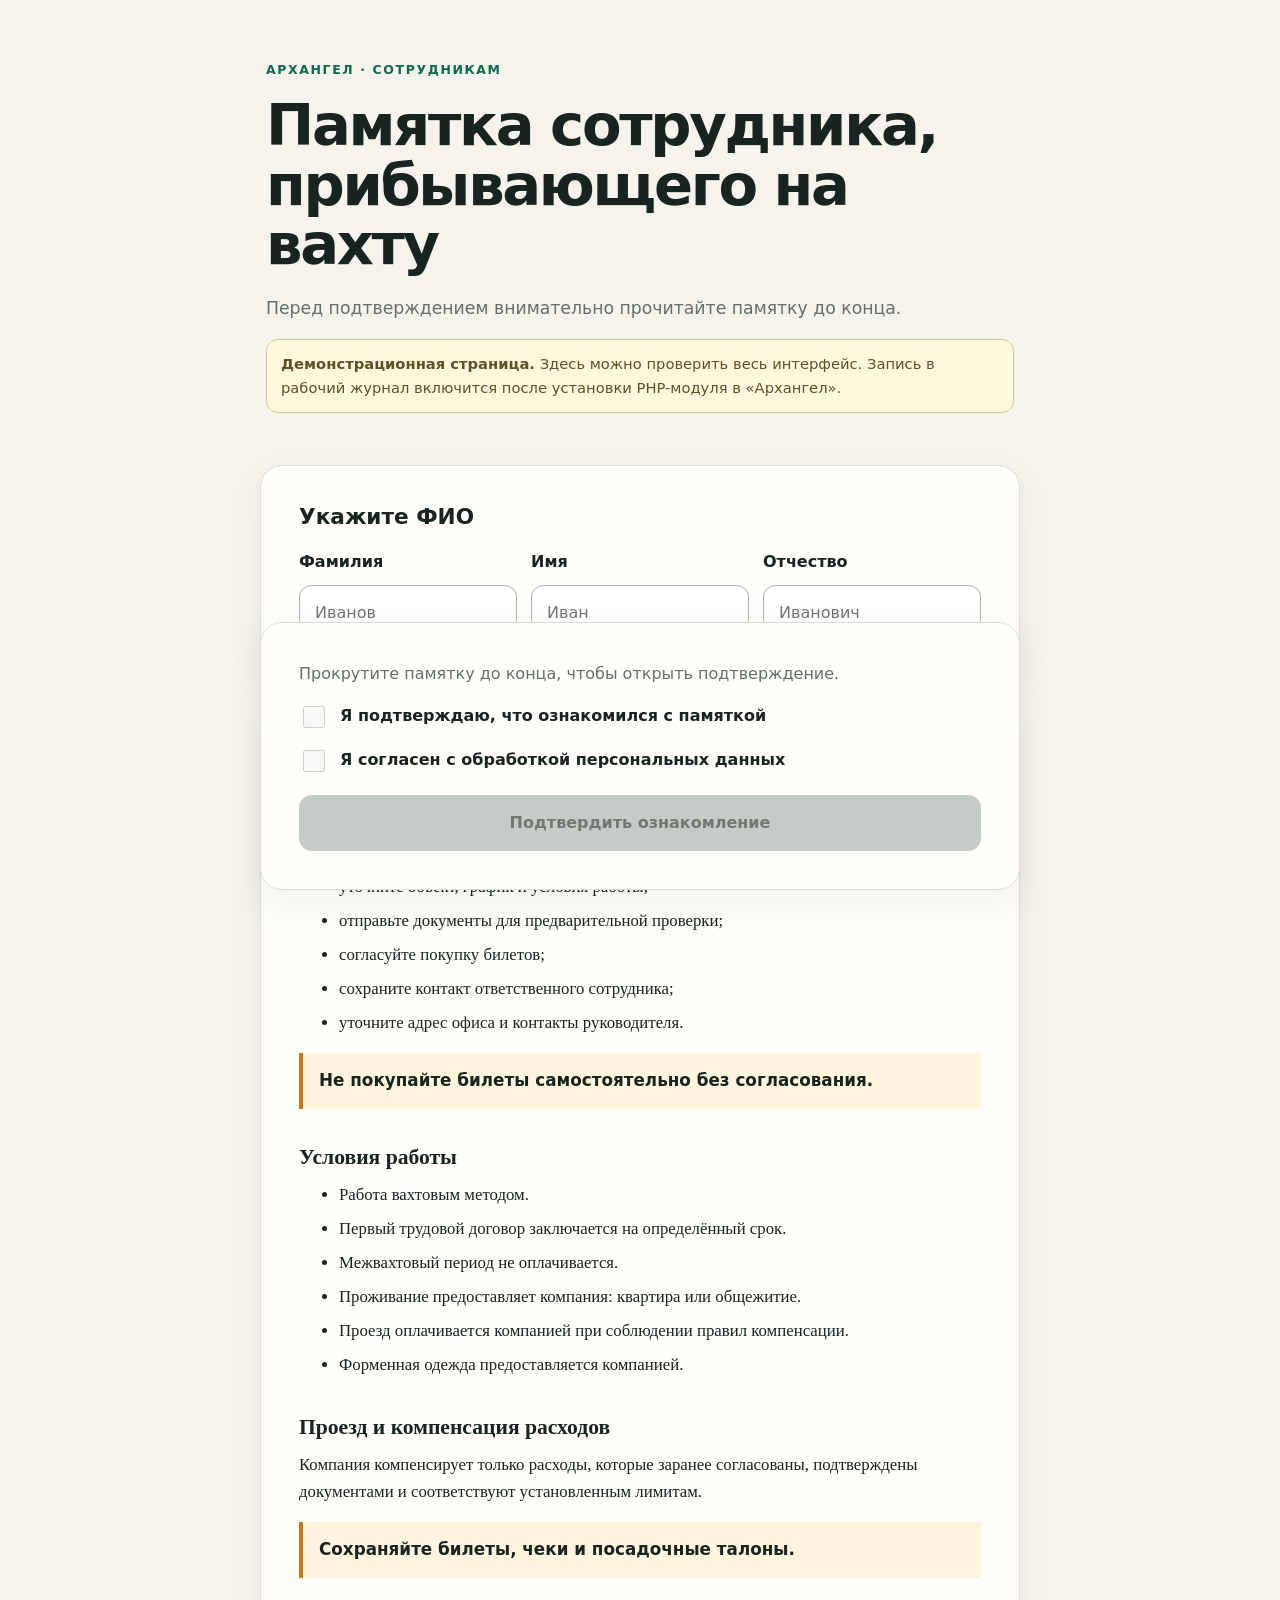
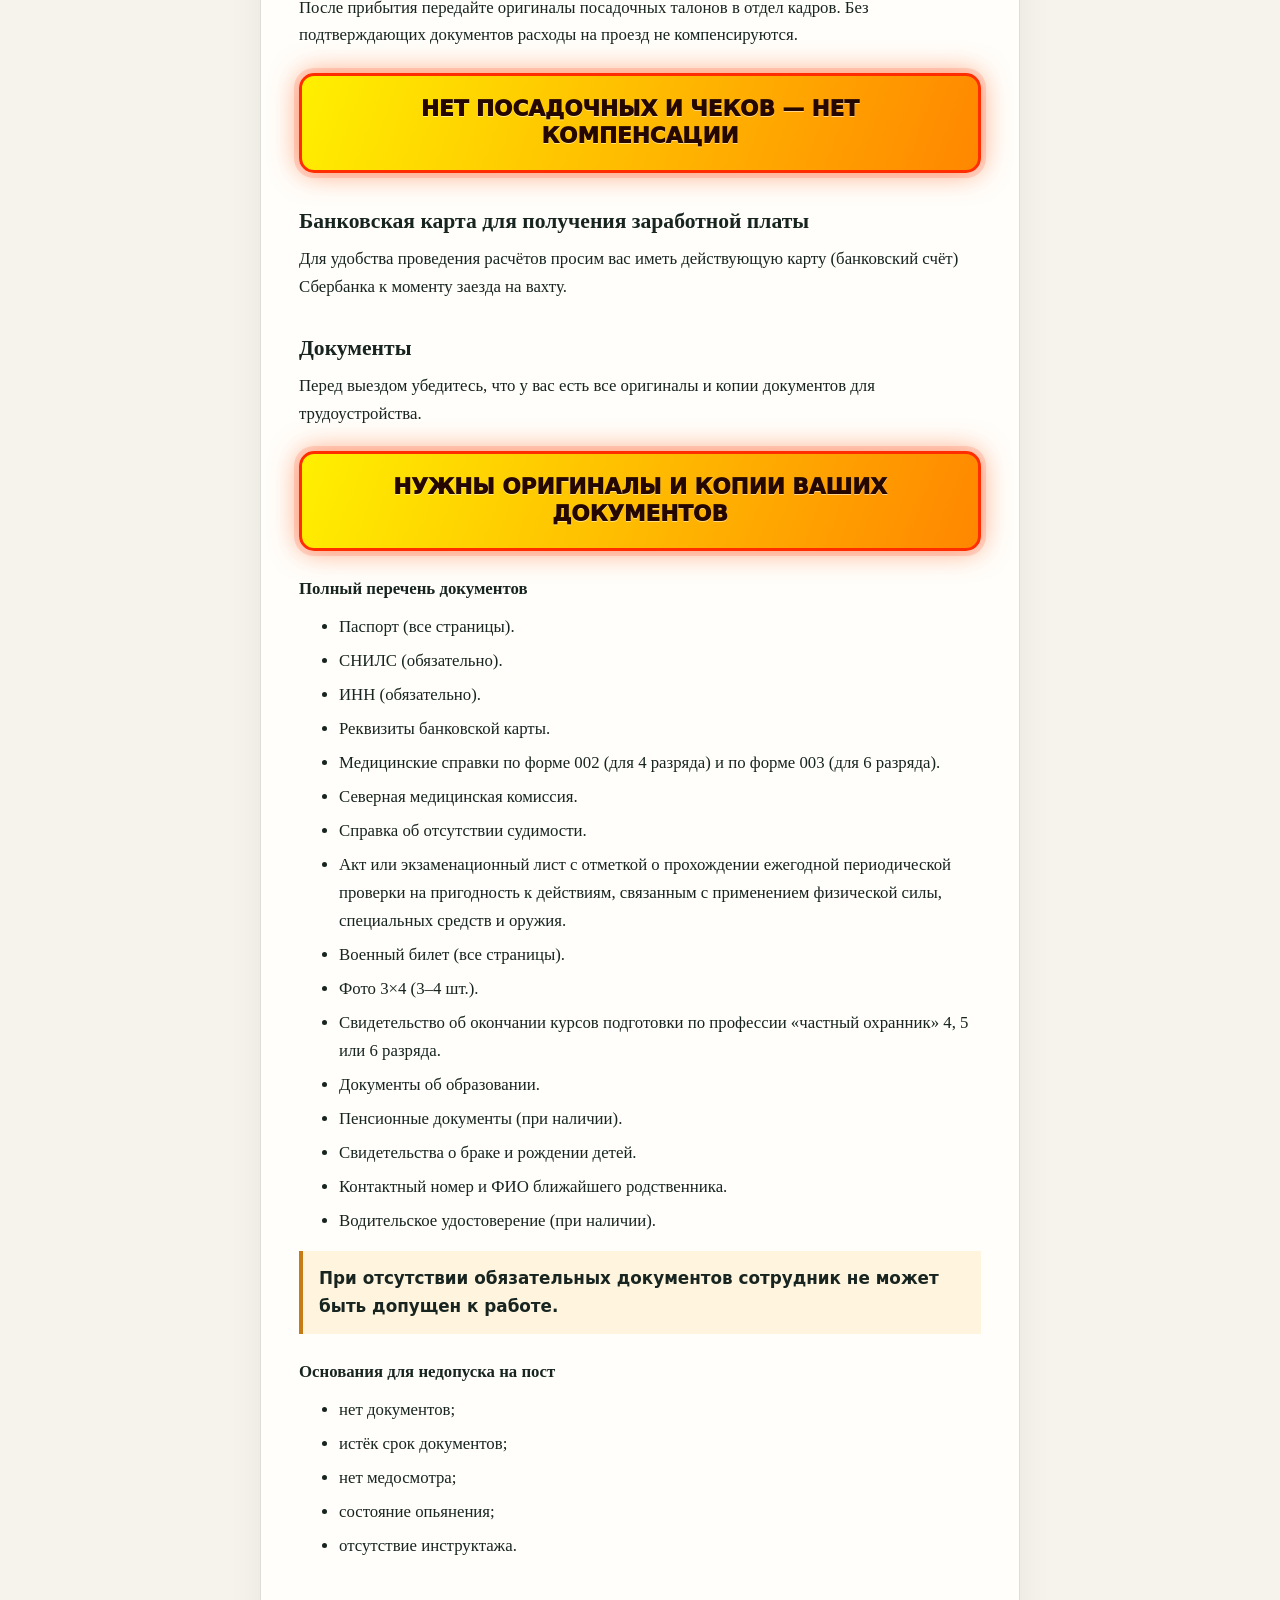
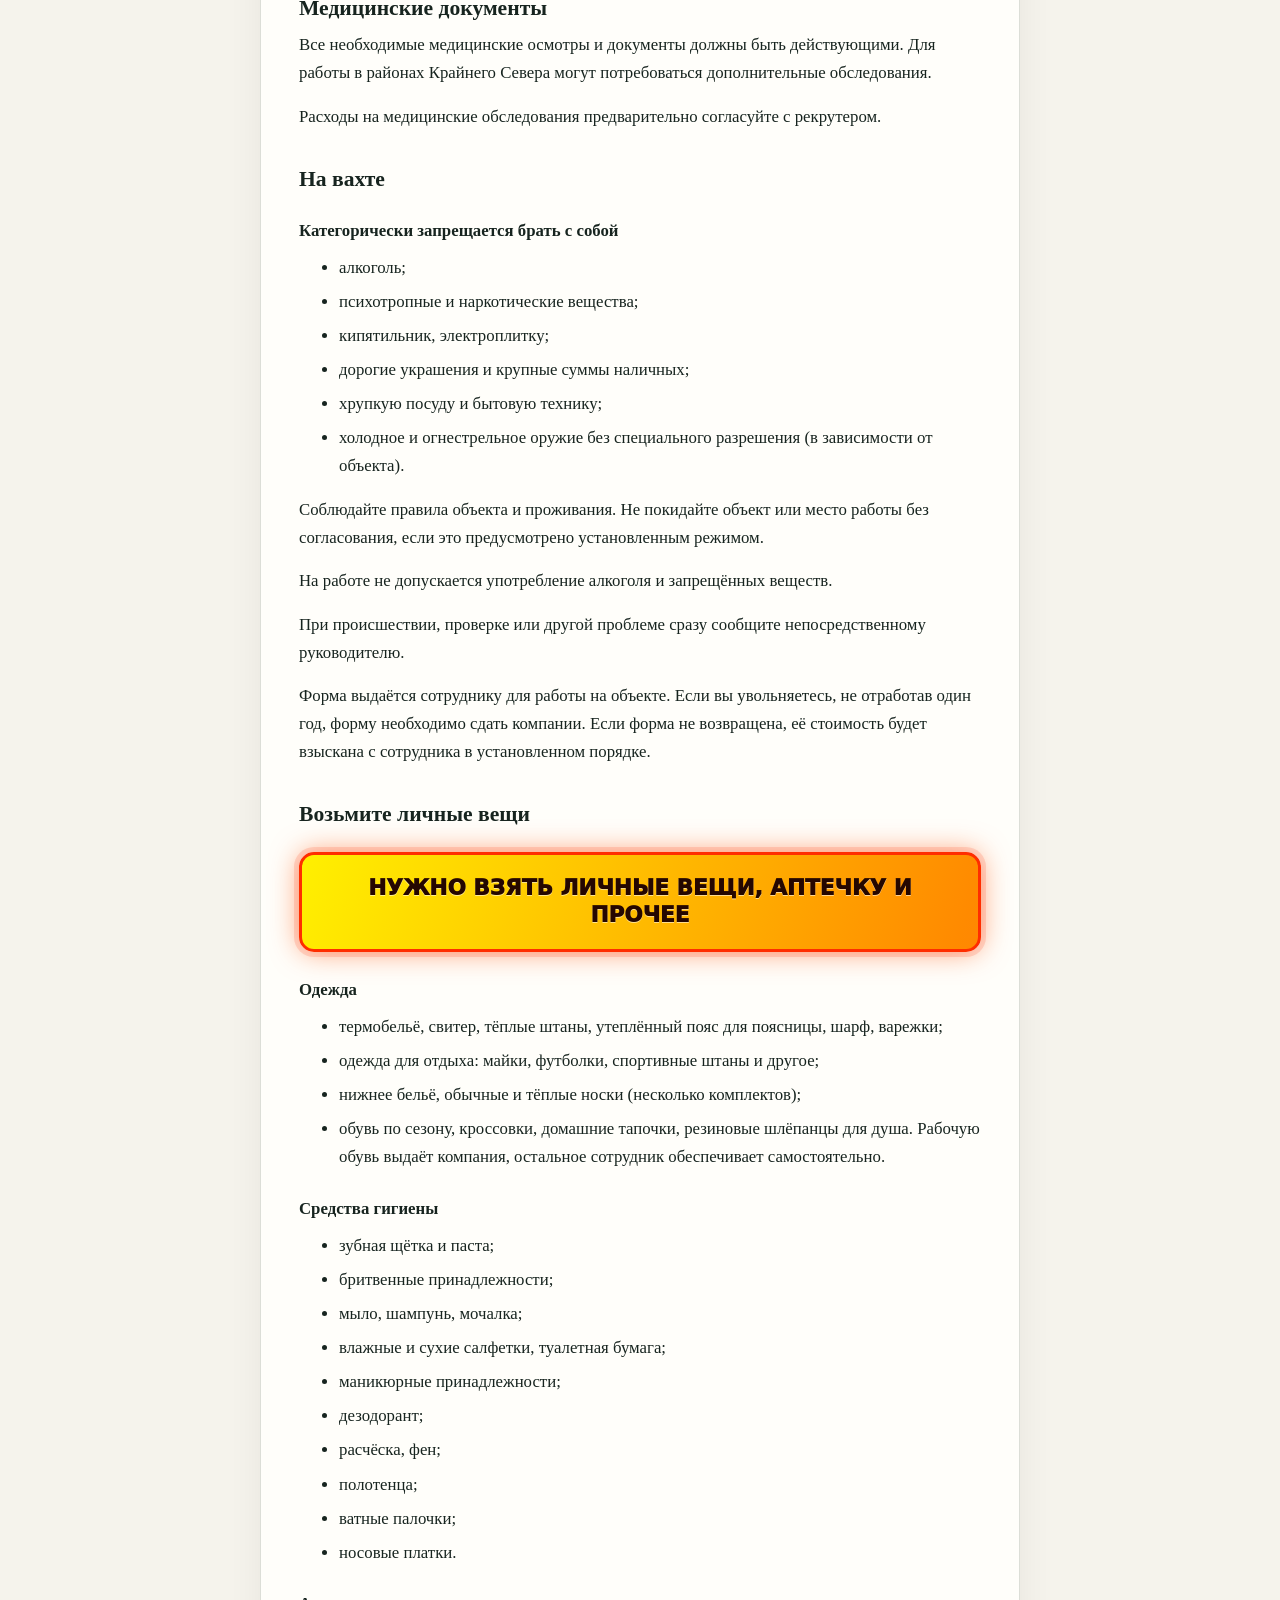
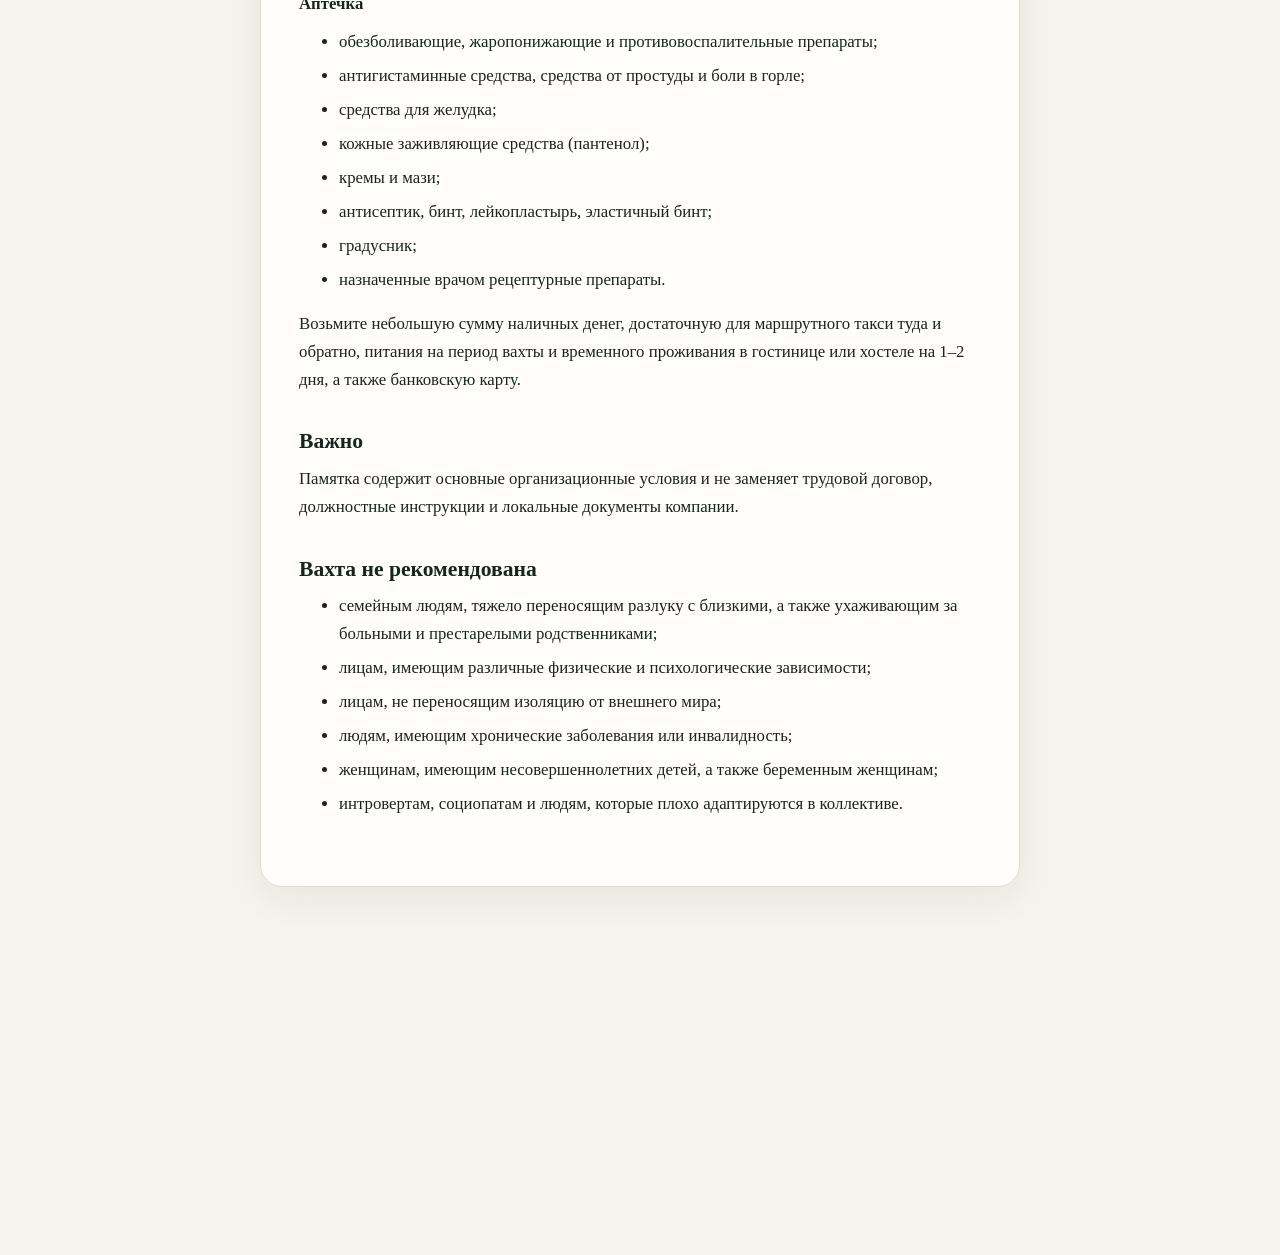
<file: index.html>
<!doctype html>
<html lang="ru">
<head>
  <meta charset="utf-8">
  <meta name="viewport" content="width=device-width, initial-scale=1">
  <title>Памятка охранника — демонстрация</title>
  <link rel="stylesheet" href="public/style.css?v=20260821-4">
  <script src="preview.js?v=20260821-4" defer></script>
</head>
<body>
<main class="page">
  <header class="hero">
    <p class="eyebrow">Архангел · сотрудникам</p>
    <h1>Памятка сотрудника, прибывающего на вахту</h1>
    <p class="lead">Перед подтверждением внимательно прочитайте памятку до конца.</p>
    <p class="preview-note"><strong>Демонстрационная страница.</strong> Здесь можно проверить весь интерфейс. Запись в рабочий журнал включится после установки PHP-модуля в «Архангел».</p>
  </header>

  <form id="ack-form" novalidate>
    <section class="card identity">
      <h2>Укажите ФИО</h2>
      <div class="name-grid">
        <div><label for="last-name">Фамилия</label><input id="last-name" name="last_name" type="text" maxlength="59" autocomplete="family-name" placeholder="Иванов" required></div>
        <div><label for="first-name">Имя</label><input id="first-name" name="first_name" type="text" maxlength="59" autocomplete="given-name" placeholder="Иван" required></div>
        <div><label for="middle-name">Отчество</label><input id="middle-name" name="middle_name" type="text" maxlength="59" autocomplete="additional-name" placeholder="Иванович" required></div>
      </div>
      <p class="error" id="form-error" role="alert" hidden></p>
    </section>

    <article class="card memo" id="memo" aria-label="Текст памятки">
      <p>Загружаем памятку…</p>
    </article>

    <section class="card confirmation" id="confirmation" aria-live="polite">
      <p class="lock-message" id="lock-message">Прокрутите памятку до конца, чтобы открыть подтверждение.</p>
      <label class="check-row">
        <input id="acknowledged" name="acknowledged" type="checkbox" value="1" disabled required>
        <span>Я подтверждаю, что ознакомился с памяткой</span>
      </label>
      <label class="check-row consent-row">
        <input id="personal-data-consent" name="personal_data_consent" type="checkbox" value="1" disabled required>
        <span>Я согласен с обработкой персональных данных</span>
      </label>
      <button id="submit-button" type="submit" disabled>Подтвердить ознакомление</button>
    </section>
  </form>

  <section class="card success" id="success" hidden aria-labelledby="success-title">
    <div class="success-mark" aria-hidden="true">✓</div>
    <p class="eyebrow">Демонстрация завершена</p>
    <h1 id="success-title">Ознакомление подтверждено</h1>
    <p>Спасибо, <strong id="success-fio"></strong>.</p>
    <dl>
      <div><dt>Дата и время</dt><dd id="success-time"></dd></div>
      <div><dt>Версия памятки</dt><dd>2026-08-21-01</dd></div>
    </dl>
    <p class="preview-note">Это демонстрация интерфейса: персональные данные никуда не отправлялись и в журнал не записывались.</p>
    <a class="secondary-link" href="./">Вернуться к памятке</a>
  </section>
</main>
<div class="alarm-overlay" id="alarm-dialog" role="dialog" aria-modal="true" aria-labelledby="alarm-title" hidden>
  <div class="alarm-box">
    <div class="alarm-icon" aria-hidden="true">!</div>
    <p class="alarm-label">Обратите внимание</p>
    <h2 id="alarm-title"></h2>
    <button type="button" id="alarm-answer"></button>
  </div>
</div>
</body>
</html>
</file>
<file: public/style.css>
:root { color-scheme: light; --ink:#17241f; --muted:#637069; --paper:#f5f3ec; --card:#fffefa; --accent:#0c6a4f; --accent-dark:#084d3a; --line:#dcded7; --danger:#a53131; }
* { box-sizing:border-box; }
body { margin:0; background:var(--paper); color:var(--ink); font-family:Inter,system-ui,-apple-system,"Segoe UI",sans-serif; line-height:1.65; }
.page { width:min(100% - 28px, 760px); margin:0 auto; padding:42px 0 72px; }
.hero { padding:8px 6px 22px; }
h1 { margin:.15em 0 .35em; font-size:clamp(2rem,7vw,3.6rem); line-height:1.03; letter-spacing:-.04em; }
h2 { margin:2.2rem 0 .6rem; font-size:1.35rem; line-height:1.25; }
h3 { margin:1.5rem 0 .4rem; font-size:1.05rem; }
p, ul, ol { margin:.6rem 0 1rem; }
li + li { margin-top:.4rem; }
.eyebrow { color:var(--accent); font-size:.78rem; font-weight:800; letter-spacing:.13em; text-transform:uppercase; }
.lead { color:var(--muted); font-size:1.08rem; }
.preview-note { padding:12px 14px; border:1px solid #d7c58d; border-radius:12px; background:#fff8df; color:#5f5126; font-size:.92rem; }
.card { margin:14px 0; padding:clamp(20px,5vw,38px); background:var(--card); border:1px solid var(--line); border-radius:22px; box-shadow:0 12px 36px rgba(23,36,31,.06); }
.identity label { display:block; margin-bottom:9px; font-weight:750; }
.identity h2 { margin:0 0 18px; }
.name-grid { display:grid; grid-template-columns:repeat(3,minmax(0,1fr)); gap:14px; }
input[type="text"] { width:100%; min-height:54px; padding:14px 15px; border:1.5px solid #aeb7b1; border-radius:12px; background:white; color:var(--ink); font:inherit; font-size:1rem; }
input[type="text"]:focus { outline:3px solid rgba(12,106,79,.18); border-color:var(--accent); }
.error { color:var(--danger); font-weight:700; }
.memo { font-family:Georgia,"Times New Roman",serif; font-size:1.05rem; }
.memo .warning { padding:14px 16px; border-left:4px solid #c57b16; background:#fff5df; font-family:Inter,system-ui,sans-serif; font-weight:700; }
.highlight-flash { position:relative; overflow:hidden; margin:24px 0; padding:20px 18px; border:3px solid #ff2d00; border-radius:15px; background:linear-gradient(110deg,#fff000,#ff8a00,#ff3040,#fff000); background-size:300% 100%; color:#250700; font-family:Inter,system-ui,sans-serif; font-size:clamp(1.08rem,4.8vw,1.35rem); font-weight:950; line-height:1.25; text-align:center; text-shadow:0 1px 0 rgba(255,255,255,.55); box-shadow:0 0 0 5px rgba(255,45,0,.14),0 0 28px rgba(255,77,0,.55); animation:warning-shimmer 2.2s linear infinite,warning-pulse 1.1s ease-in-out infinite alternate; }
@keyframes warning-shimmer { to { background-position:-300% 0; } }
@keyframes warning-pulse { to { transform:scale(1.018); box-shadow:0 0 0 7px rgba(255,45,0,.2),0 0 40px rgba(255,40,0,.75); } }
.memo-end { height:2px; margin-top:28px; }
.confirmation { position:sticky; bottom:10px; z-index:2; }
.lock-message { margin-top:0; color:var(--muted); }
.lock-message.unlocked { color:var(--accent); font-weight:700; }
.check-row { display:flex; gap:12px; align-items:flex-start; font-weight:700; }
.check-row input { width:22px; height:22px; flex:0 0 auto; accent-color:var(--accent); }
.consent-row { margin-top:16px; }
button { width:100%; min-height:56px; margin-top:20px; border:0; border-radius:13px; background:var(--accent); color:white; font:inherit; font-weight:800; cursor:pointer; }
button:hover:not(:disabled) { background:var(--accent-dark); }
button:disabled { background:#c5cbc7; color:#707872; cursor:not-allowed; }
.success { margin-top:10vh; text-align:center; }
.success-mark { display:grid; place-items:center; width:64px; height:64px; margin:0 auto 18px; border-radius:50%; background:#d9f1e8; color:var(--accent); font-size:2rem; font-weight:900; }
.success h1 { font-size:clamp(2rem,7vw,3rem); }
dl { margin:28px 0; text-align:left; }
dl div { display:flex; justify-content:space-between; gap:18px; padding:12px 0; border-bottom:1px solid var(--line); }
dt { color:var(--muted); } dd { margin:0; font-weight:700; text-align:right; }
.secondary-link { color:var(--accent); font-weight:800; }
.alarm-open { overflow:hidden; }
.alarm-overlay { position:fixed; inset:0; z-index:1000; display:grid; place-items:center; overflow-y:auto; padding:18px; background:rgba(15,9,4,.82); backdrop-filter:blur(8px); }
.alarm-overlay[hidden] { display:none; }
.alarm-box { width:min(100%,560px); max-height:calc(100dvh - 36px); overflow-y:auto; padding:clamp(26px,7vw,48px); border:4px solid #ffde00; border-radius:24px; background:linear-gradient(145deg,#ff3b12,#bd001b); color:white; text-align:center; box-shadow:0 0 0 8px rgba(255,222,0,.18),0 24px 80px rgba(0,0,0,.55); animation:alarm-arrive .24s ease-out; }
.alarm-icon { display:grid; place-items:center; width:74px; height:74px; margin:0 auto 14px; border-radius:50%; background:#ffe600; color:#b00018; font-size:3.2rem; font-weight:1000; line-height:1; box-shadow:0 0 26px rgba(255,230,0,.85); }
.alarm-label { margin:0; color:#fff39a; font-size:.78rem; font-weight:900; letter-spacing:.16em; text-transform:uppercase; }
.alarm-box h2 { margin:12px 0 24px; color:white; font-family:Inter,system-ui,sans-serif; font-size:clamp(1.55rem,7vw,2.5rem); line-height:1.08; text-wrap:balance; }
.alarm-box button { margin:0; background:#ffe600; color:#7d0011; font-size:1.15rem; box-shadow:0 7px 0 #9b6400; }
.alarm-box button:hover { background:#fff47a; }
@keyframes alarm-arrive { from { opacity:0; transform:scale(.86); } }
@media (max-height:600px) { .alarm-box{padding:18px}.alarm-icon{width:48px;height:48px;font-size:2rem;margin-bottom:8px}.alarm-box h2{font-size:1.35rem;margin:8px 0 16px} }
@media (prefers-reduced-motion:reduce) { .highlight-flash,.alarm-box { animation:none; } html { scroll-behavior:auto; } }
@media (max-width:620px) { .name-grid{grid-template-columns:1fr} }
@media (max-width:520px) { .page{padding-top:22px}.card{border-radius:16px}.confirmation{position:static}.memo{font-size:1rem} }
</file>
